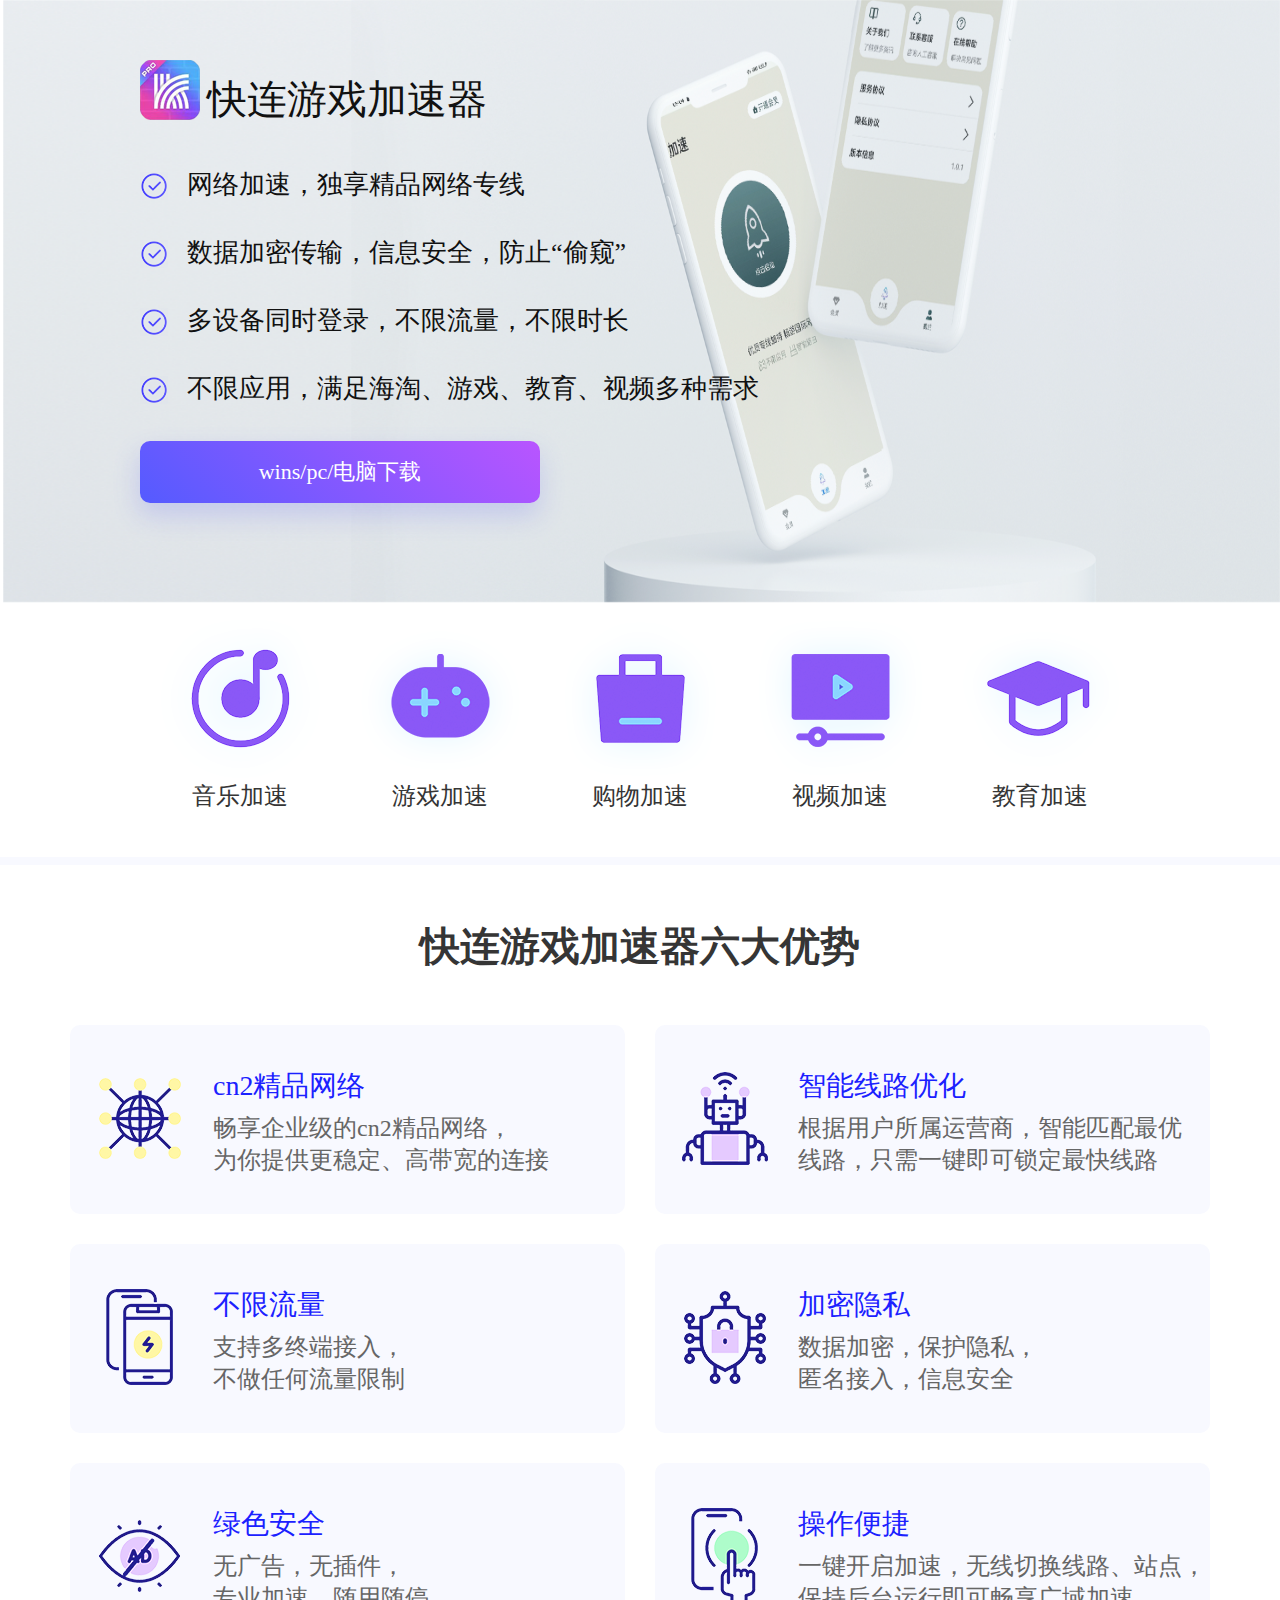
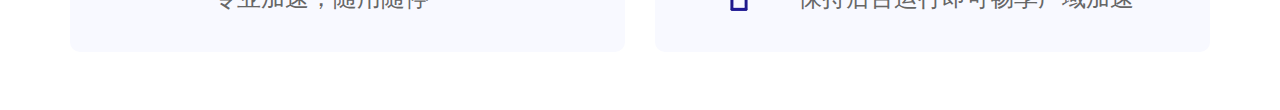
<file: index.html>
<html lang="en">
    <head>
        <meta charset="utf-8" />
        <meta name="baidu-site-verification" content="code-pzbrsbgrql" />
        <meta name="viewport" content="width=device-width, initial-scale=1.0, maximum-scale=1.0, minimum-scale=1.0, user-scalable=no, minimal-ui" />
        <meta name="screen-orientation" content="portrait" />
        <meta name="apple-mobile-web-app-capable" content="yes" />
        <meta name="format-detection" content="telephone=no" />
        <meta name="full-screen" content="yes" />
        <meta name="x5-fullscreen" content="true" />
        <link rel="icon" href="./assets/images/logo.png" />
        <title>快连游戏加速器免费下载</title>
        <link href="./assets/css/app.52dfce6f.css" rel="stylesheet" />
        <link href="./assets/css/pc.min.css" rel="stylesheet" />
        <script src="./assets/js/jquery.min.js"></script>
    </head>

    <body cz-shortcut-listen="true">
        <div id="xy-pc">
            <section class="header-box pc">
                <div class="container">
                    <div class="pc-header clearfix">
                        <div class="app-logo pull-left">
                            <img src="./assets/images/logo.png" width="" alt="logo" style="vertical-align: bottom;" />
                            <p class="app-name" style="display: inline-block;">快连游戏加速器</p>
                        </div>
                    </div>
                    <div class="app-info">
                        <ul class="app-info_list">
                            <li>网络加速，独享精品网络专线</li>
                            <li>数据加密传输，信息安全，防止“偷窥”</li>
                            <li>多设备同时登录，不限流量，不限时长</li>
                            <li>不限应用，满足海淘、游戏、教育、视频多种需求</li>
                        </ul>
                        <div class="app-download">
                            <a href="javascript:onDownload();" class="pc-btn downloadLink" id="pcbtn">wins/pc/电脑下载</a>
                        </div>
                    </div>
                </div>
            </section>
            <div class="app-header clearfix">
                <img src="./assets/images/logo.png" width="50" alt="logo" class="pull-left" />
                <p class="pull-left">快连游戏加速器</p>
            </div>
            <section class="header-box app">
                <div class="container">
                    <div class="app-info">
                        <h1 class="text-center">专业海外网络加速工具</h1>
                        <p class="text-center">
                            一键智能加速、自动匹配线路节点，<br />
                            精选cn2骨干网络与核心节点，<br />
                            高带宽低延迟，安全私密
                        </p>
                        <div class="app-download">
                            <a href="javascript:onDownload();" class="pc-btn downloadLink" style="width: 80% !important;">android版下载</a>
                        </div>
                    </div>
                </div>
            </section>
            <section class="app-function">
                <div class="container">
                    <ul class="app-function_list">
                        <li class="app-function_li">
                            <img src="./assets/images/pcmusic.png" alt="音乐加速" />
                            <p>音乐加速</p>
                        </li>
                        <li class="app-function_li">
                            <img src="./assets/images/pcgamepad.png" alt="游戏加速" />
                            <p>游戏加速</p>
                        </li>
                        <li class="app-function_li">
                            <img src="./assets/images/pcbuy.png" alt="购物加速" />
                            <p>购物加速</p>
                        </li>
                        <li class="app-function_li">
                            <img src="./assets/images/pcplaybackprogress.png" alt="视频加速" />
                            <p>视频加速</p>
                        </li>
                        <li class="app-function_li">
                            <img src="./assets/images/pcdegreecap.png" alt="教育加速" />
                            <p>教育加速</p>
                        </li>
                    </ul>
                </div>
            </section>
            <div class="pc-cap"></div>
            <section class="advantage">
                <h1 class="text-center">快连游戏加速器六大优势</h1>
                <div class="container">
                    <ul class="advantage-list clearfix">
                        <li class="advantage-li pull-left left">
                            <div class="advantage-content clearfix">
                                <img src="./assets/images/pcnetwork.png" alt="cn2海外精品网络" class="advantage-content_img pull-left" />
                                <div class="pull-left">
                                    <p class="advantage-content_tit">cn2精品网络</p>
                                    <p>
                                        畅享企业级的cn2精品网络，<br />
                                        为你提供更稳定、高带宽的连接
                                    </p>
                                </div>
                            </div>
                        </li>
                        <li class="advantage-li pull-left right">
                            <div class="advantage-content">
                                <img src="./assets/images/pcline.png" alt="智能线路优化" class="advantage-content_img pull-left" />
                                <div class="pull-left">
                                    <p class="advantage-content_tit">智能线路优化</p>
                                    <p>
                                        根据用户所属运营商，智能匹配最优<br />
                                        线路，只需一键即可锁定最快线路
                                    </p>
                                </div>
                            </div>
                        </li>
                        <li class="advantage-li pull-left left">
                            <div class="advantage-content">
                                <img src="./assets/images/pcflow.png" alt="不限流量" class="advantage-content_img pull-left" />
                                <div class="pull-left">
                                    <p class="advantage-content_tit">不限流量</p>
                                    <p>
                                        支持多终端接入，<br />
                                        不做任何流量限制
                                    </p>
                                </div>
                            </div>
                        </li>
                        <li class="advantage-li pull-left right">
                            <div class="advantage-content">
                                <img src="./assets/images/pcencryption.png" alt="加密隐私" class="advantage-content_img pull-left" />
                                <div class="pull-left">
                                    <p class="advantage-content_tit">加密隐私</p>
                                    <p>
                                        数据加密，保护隐私，<br />
                                        匿名接入，信息安全
                                    </p>
                                </div>
                            </div>
                        </li>
                        <li class="advantage-li pull-left left">
                            <div class="advantage-content">
                                <img src="./assets/images/pcsecurity.png" alt="绿色安全" class="advantage-content_img pull-left" />
                                <div class="pull-left">
                                    <p class="advantage-content_tit">绿色安全</p>
                                    <p>
                                        无广告，无插件，<br />
                                        专业加速，随用随停
                                    </p>
                                </div>
                            </div>
                        </li>
                        <li class="advantage-li pull-left right">
                            <div class="advantage-content">
                                <img src="./assets/images/pceasy.png" alt="操作便捷" class="advantage-content_img pull-left" />
                                <div class="pull-left">
                                    <p class="advantage-content_tit">操作便捷</p>
                                    <p>
                                        一键开启加速，无线切换线路、站点，<br />
                                        保持后台运行即可畅享广域加速
                                    </p>
                                </div>
                            </div>
                        </li>
                    </ul>
                </div>
            </section>
        </div>
    </body>
</html>
</file>
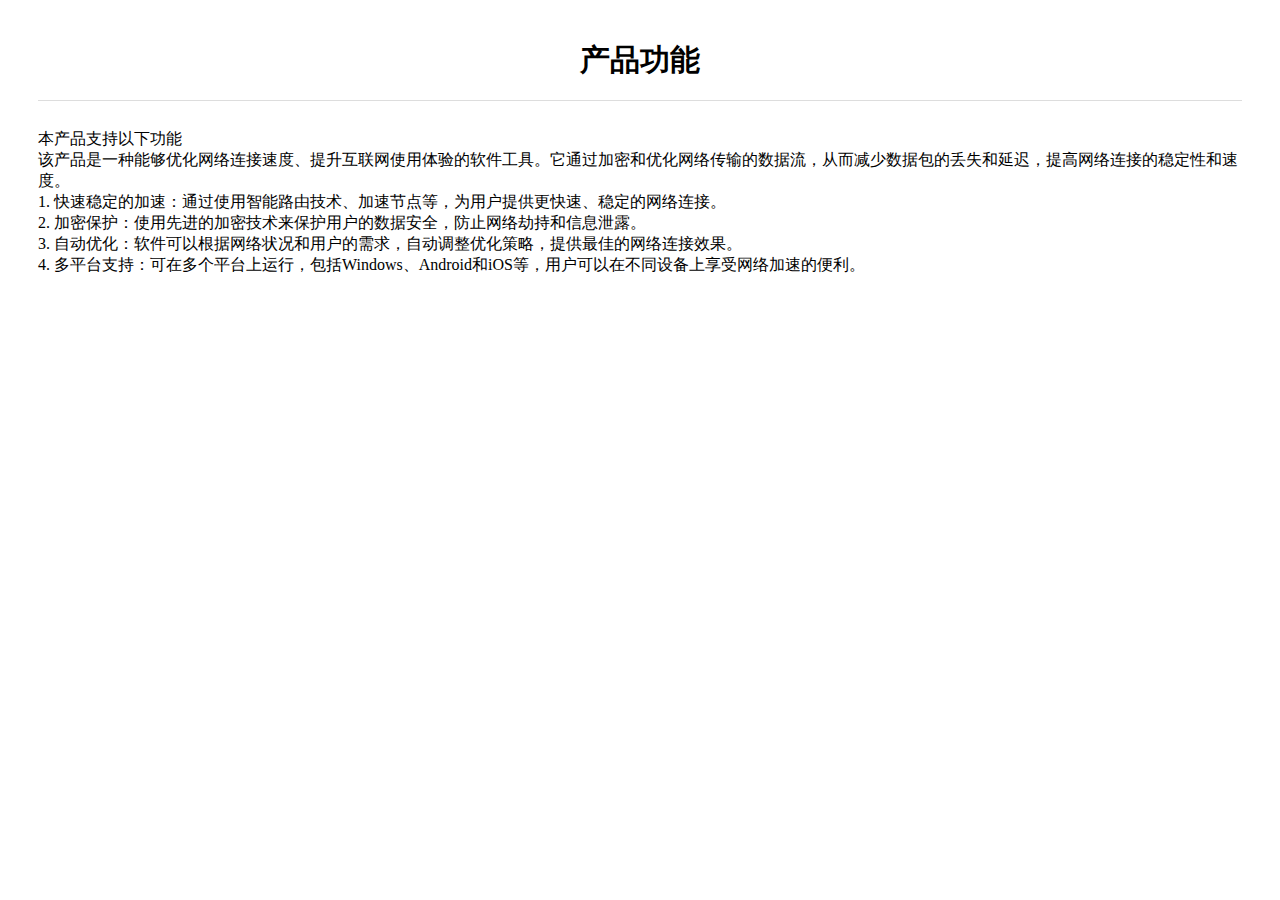
<file: feature.html>
<html>
    <head>
        <meta charset="UTF-8" />
        <meta http-equiv="X-UA-Compatible" content="IE=edge" />
        <meta name="viewport" content="width=device-width, initial-scale=1.0" />
        <title>产品功能</title>
        <style>
            * {
                margin: 0;
                padding: 0;
            }

            .title {
                text-align: center;
                border-bottom: 1px solid #ddd;
                width: 100%;
                line-height: 80px;
                margin: 0;
                font-weight: bold;
                font-size: 30px;
                margin-bottom: 20px;
            }

            #content {
                width: 90%;
                margin: auto;
                width: 1204px;
            }

            #content h1 {
                margin: 20px 0 10px 0;
                text-align: center;
            }

            #content h3 {
                padding: 20px 0;
            }

            #content p {
                padding: 10px 0;
            }
        </style>
    </head>

    <body cz-shortcut-listen="true">
        <div id="content">
            <h1 class="title">产品功能</h1>
            <br />

            本产品支持以下功能<br />

            该产品是一种能够优化网络连接速度、提升互联网使用体验的软件工具。它通过加密和优化网络传输的数据流，从而减少数据包的丢失和延迟，提高网络连接的稳定性和速度。<br />
            1. 快速稳定的加速：通过使用智能路由技术、加速节点等，为用户提供更快速、稳定的网络连接。<br />
            2. 加密保护：使用先进的加密技术来保护用户的数据安全，防止网络劫持和信息泄露。<br />
            3. 自动优化：软件可以根据网络状况和用户的需求，自动调整优化策略，提供最佳的网络连接效果。<br />
            4. 多平台支持：可在多个平台上运行，包括Windows、Android和iOS等，用户可以在不同设备上享受网络加速的便利。<br />
        </div>
    </body>
</html>
</file>
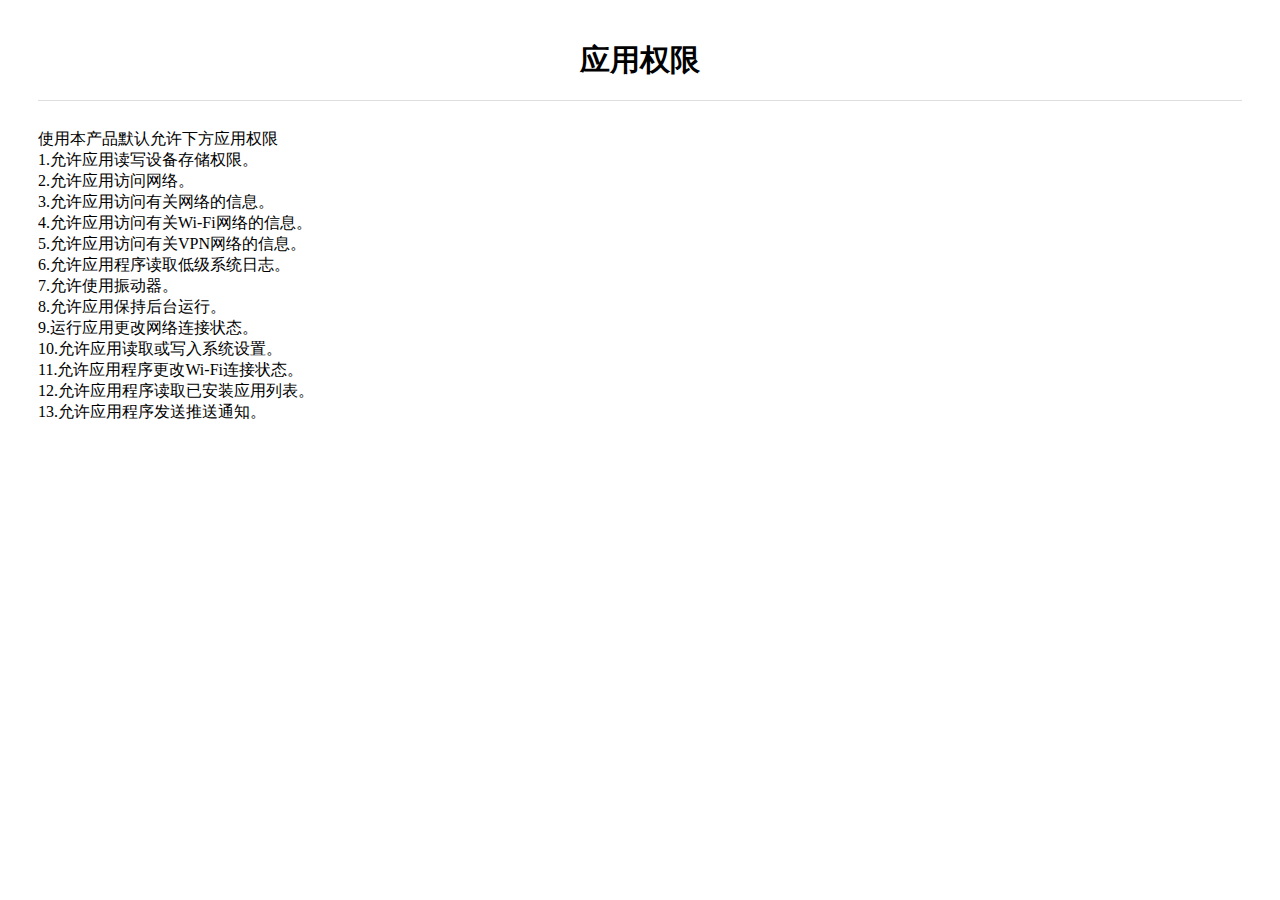
<file: permission.html>
<html>
    <head>
        <meta charset="UTF-8" />
        <meta http-equiv="X-UA-Compatible" content="IE=edge" />
        <meta name="viewport" content="width=device-width, initial-scale=1.0" />
        <title>应用权限</title>
        <style>
            * {
                margin: 0;
                padding: 0;
            }
            
            .title {
                text-align: center;
                border-bottom: 1px solid #ddd;
                width: 100%;
                line-height: 80px;
                margin: 0;
                font-weight: bold;
                font-size: 30px;
                margin-bottom: 20px;
            }

            #content {
                width: 90%;
                margin: auto;
                width: 1204px;
            }

            #content h1 {
                margin: 20px 0 10px 0;
                text-align: center;
            }

            #content h3 {
                padding: 20px 0;
            }

            #content p {
                padding: 10px 0;
            }
        </style>
    </head>

    <body cz-shortcut-listen="true">
        <div id="content">
            <h1 class="title">应用权限</h1>
            <br />
            使用本产品默认允许下方应用权限
            <br />
            1.允许应用读写设备存储权限。<br />
            2.允许应用访问网络。<br />
            3.允许应用访问有关网络的信息。<br />
            4.允许应用访问有关Wi-Fi网络的信息。<br />
            5.允许应用访问有关VPN网络的信息。<br />
            6.允许应用程序读取低级系统日志。<br />
            7.允许使用振动器。<br />
            8.允许应用保持后台运行。<br />
            9.运行应用更改网络连接状态。<br />
            10.允许应用读取或写入系统设置。<br />
            11.允许应用程序更改Wi-Fi连接状态。<br />
            12.允许应用程序读取已安装应用列表。<br />
            13.允许应用程序发送推送通知。<br />
        </div>
    </body>
</html>
</file>
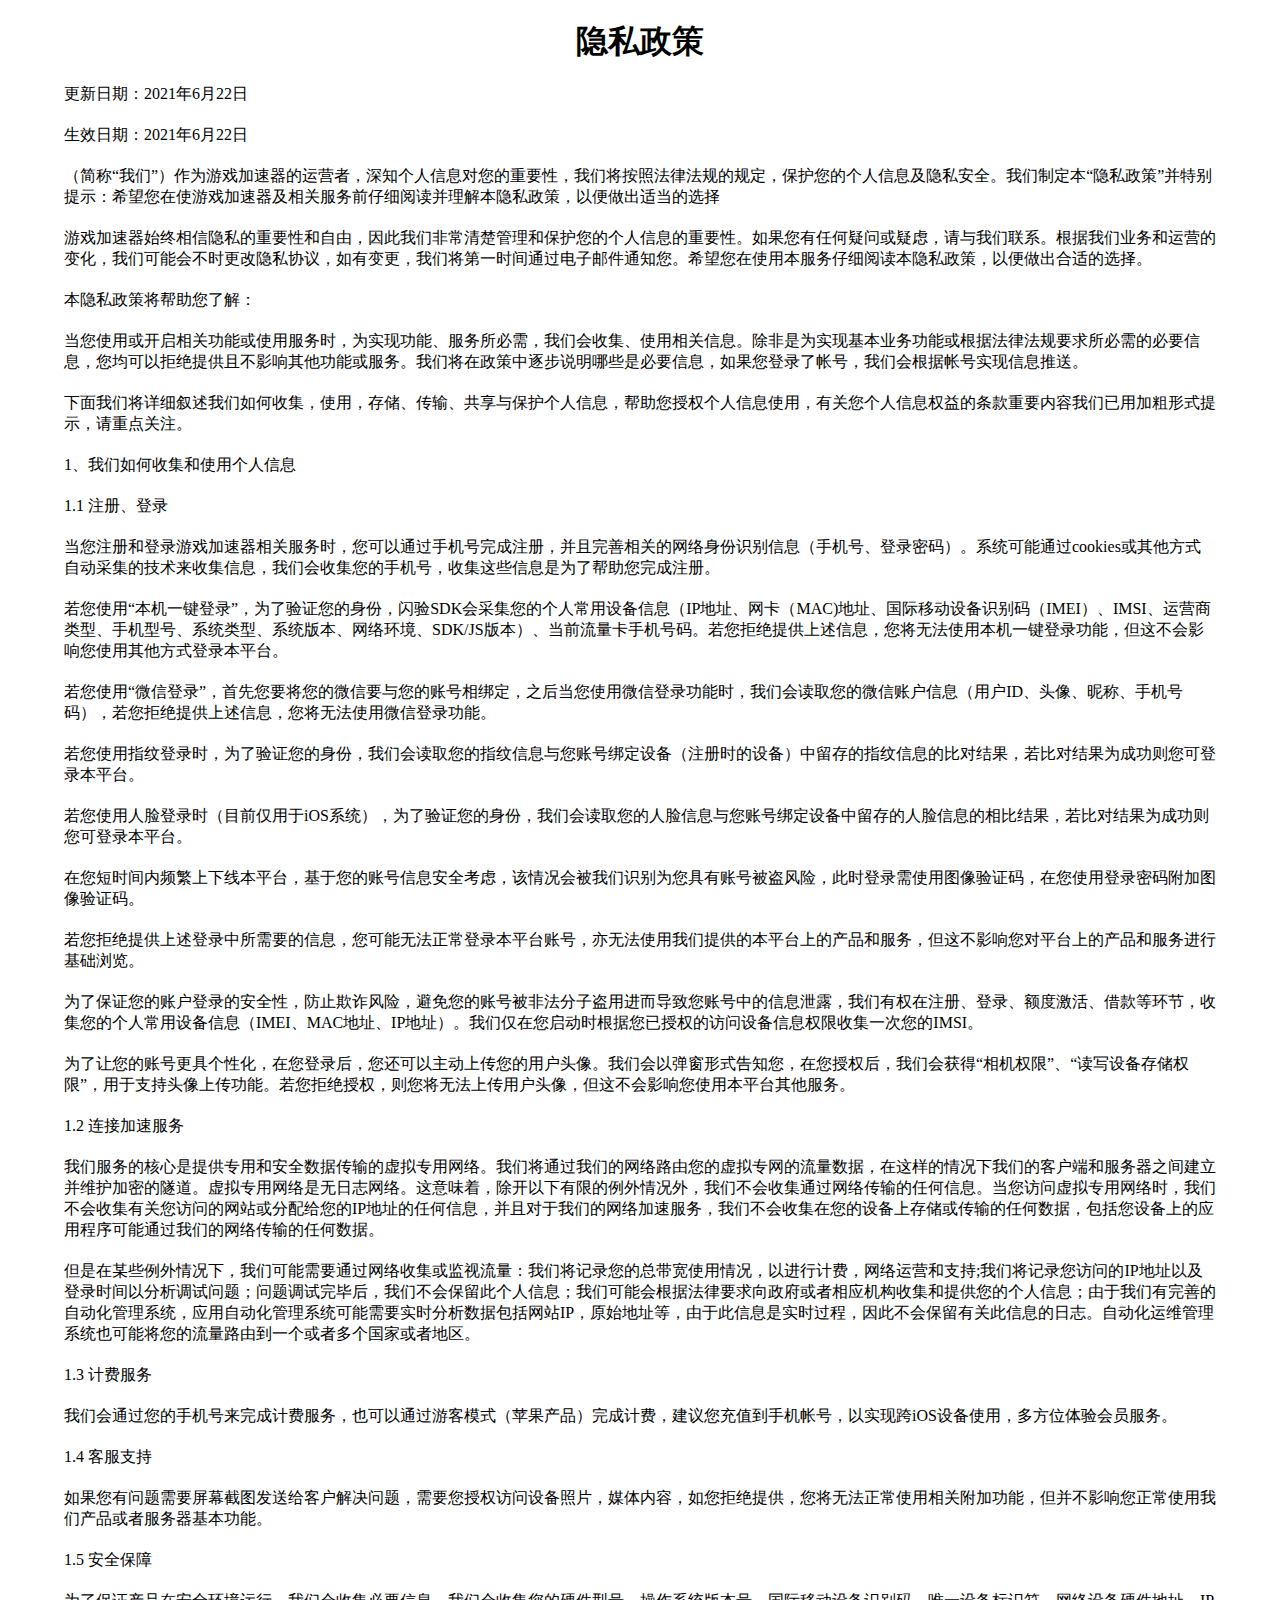
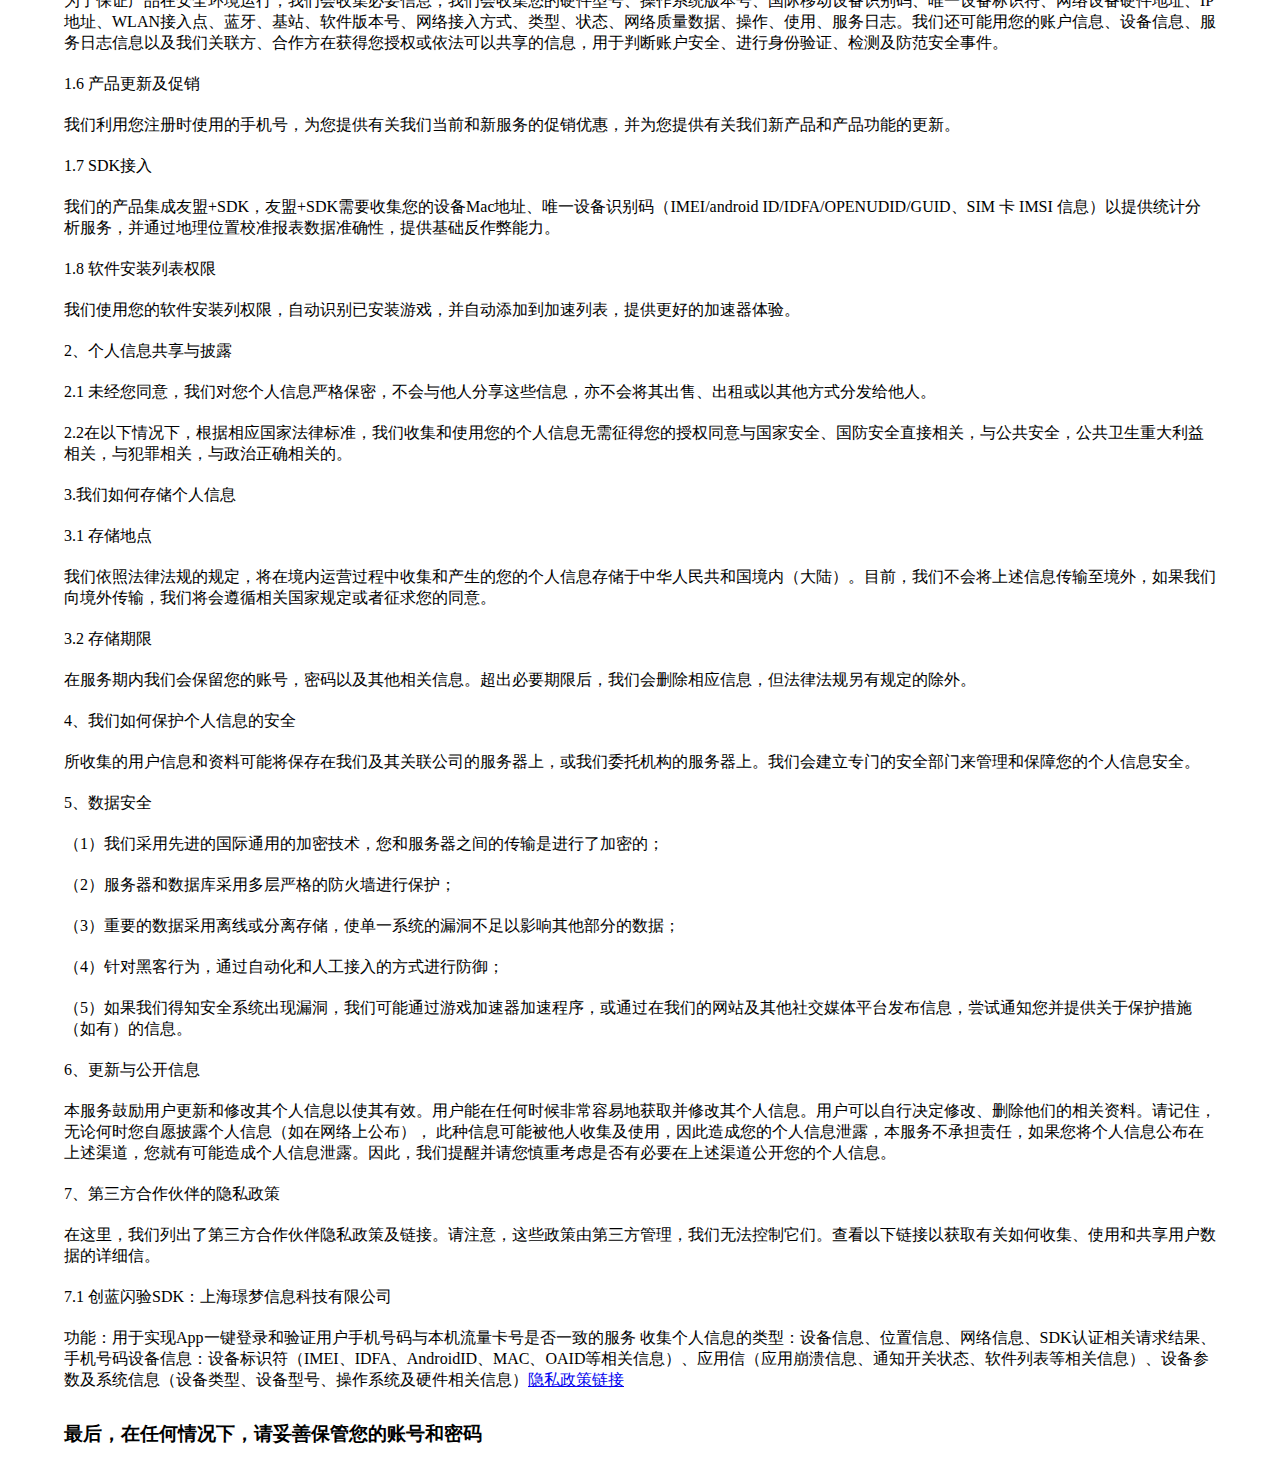
<file: privacy-agreement.html>
<!DOCTYPE html>
<html>
<head>
    <meta charset="UTF-8">
    <meta http-equiv="X-UA-Compatible" content="IE=edge">
    <meta name="viewport" content="width=device-width, initial-scale=1.0">
    <title>游戏加速器</title>
    <style>
        *{
            margin: 0;
            padding: 0;
        }

        #content{
            width: 90%;
            margin: auto;
        }

        #content h1{
            margin: 20px 0 10px 0;
            text-align: center;
        }

        #content h3{
            padding: 20px 0;
        }

        #content p{
            padding: 10px 0;
        }
    </style>
</head>
<body>
    <div id="content">
        <h1>隐私政策</h1>

        <p>更新日期：2021年6月22日</p>

        <p>生效日期：2021年6月22日</p>

        <p><span class="company"></span>（简称“我们”）作为游戏加速器的运营者，深知个人信息对您的重要性，我们将按照法律法规的规定，保护您的个人信息及隐私安全。我们制定本“隐私政策”并特别提示：希望您在使游戏加速器及相关服务前仔细阅读并理解本隐私政策，以便做出适当的选择</p>

        <p>游戏加速器始终相信隐私的重要性和自由，因此我们非常清楚管理和保护您的个人信息的重要性。如果您有任何疑问或疑虑，请与我们联系。根据我们业务和运营的变化，我们可能会不时更改隐私协议，如有变更，我们将第一时间通过电子邮件通知您。希望您在使用本服务仔细阅读本隐私政策，以便做出合适的选择。</p>

        <p>本隐私政策将帮助您了解：</p>

        <p>当您使用或开启相关功能或使用服务时，为实现功能、服务所必需，我们会收集、使用相关信息。除非是为实现基本业务功能或根据法律法规要求所必需的必要信息，您均可以拒绝提供且不影响其他功能或服务。我们将在政策中逐步说明哪些是必要信息，如果您登录了帐号，我们会根据帐号实现信息推送。</p>

        <p>下面我们将详细叙述我们如何收集，使用，存储、传输、共享与保护个人信息，帮助您授权个人信息使用，有关您个人信息权益的条款重要内容我们已用加粗形式提示，请重点关注。</p>

        <p>1、我们如何收集和使用个人信息</p>

        <p>1.1 注册、登录</p>

        <p>当您注册和登录游戏加速器相关服务时，您可以通过手机号完成注册，并且完善相关的网络身份识别信息（手机号、登录密码）。系统可能通过cookies或其他方式自动采集的技术来收集信息，我们会收集您的手机号，收集这些信息是为了帮助您完成注册。</p>

        <p>若您使用“本机一键登录”，为了验证您的身份，闪验SDK会采集您的个人常用设备信息（IP地址、网卡（MAC)地址、国际移动设备识别码（IMEI）、IMSI、运营商类型、手机型号、系统类型、系统版本、网络环境、SDK/JS版本）、当前流量卡手机号码。若您拒绝提供上述信息，您将无法使用本机一键登录功能，但这不会影响您使用其他方式登录本平台。</p>

        <p>若您使用“微信登录”，首先您要将您的微信要与您的账号相绑定，之后当您使用微信登录功能时，我们会读取您的微信账户信息（用户ID、头像、昵称、手机号码），若您拒绝提供上述信息，您将无法使用微信登录功能。</p>
        
        <p>若您使用指纹登录时，为了验证您的身份，我们会读取您的指纹信息与您账号绑定设备（注册时的设备）中留存的指纹信息的比对结果，若比对结果为成功则您可登录本平台。</p>
        
        <p>若您使用人脸登录时（目前仅用于iOS系统），为了验证您的身份，我们会读取您的人脸信息与您账号绑定设备中留存的人脸信息的相比结果，若比对结果为成功则您可登录本平台。</p>
        
        <p>在您短时间内频繁上下线本平台，基于您的账号信息安全考虑，该情况会被我们识别为您具有账号被盗风险，此时登录需使用图像验证码，在您使用登录密码附加图像验证码。</p>
        
        <p>若您拒绝提供上述登录中所需要的信息，您可能无法正常登录本平台账号，亦无法使用我们提供的本平台上的产品和服务，但这不影响您对平台上的产品和服务进行基础浏览。</p>
        
        <p>为了保证您的账户登录的安全性，防止欺诈风险，避免您的账号被非法分子盗用进而导致您账号中的信息泄露，我们有权在注册、登录、额度激活、借款等环节，收集您的个人常用设备信息（IMEI、MAC地址、IP地址）。我们仅在您启动时根据您已授权的访问设备信息权限收集一次您的IMSI。</p>
        
        <p>为了让您的账号更具个性化，在您登录后，您还可以主动上传您的用户头像。我们会以弹窗形式告知您，在您授权后，我们会获得“相机权限”、“读写设备存储权限”，用于支持头像上传功能。若您拒绝授权，则您将无法上传用户头像，但这不会影响您使用本平台其他服务。</p>

        <p>1.2 连接加速服务</p>

        <p>我们服务的核心是提供专用和安全数据传输的虚拟专用网络。我们将通过我们的网络路由您的虚拟专网的流量数据，在这样的情况下我们的客户端和服务器之间建立并维护加密的隧道。虚拟专用网络是无日志网络。这意味着，除开以下有限的例外情况外，我们不会收集通过网络传输的任何信息。当您访问虚拟专用网络时，我们不会收集有关您访问的网站或分配给您的IP地址的任何信息，并且对于我们的网络加速服务，我们不会收集在您的设备上存储或传输的任何数据，包括您设备上的应用程序可能通过我们的网络传输的任何数据。</p>

        <p>但是在某些例外情况下，我们可能需要通过网络收集或监视流量：我们将记录您的总带宽使用情况，以进行计费，网络运营和支持;我们将记录您访问的IP地址以及登录时间以分析调试问题；问题调试完毕后，我们不会保留此个人信息；我们可能会根据法律要求向政府或者相应机构收集和提供您的个人信息；由于我们有完善的自动化管理系统，应用自动化管理系统可能需要实时分析数据包括网站IP，原始地址等，由于此信息是实时过程，因此不会保留有关此信息的日志。自动化运维管理系统也可能将您的流量路由到一个或者多个国家或者地区。</p>

        <p>1.3 计费服务</p>

        <p>我们会通过您的手机号来完成计费服务，也可以通过游客模式（苹果产品）完成计费，建议您充值到手机帐号，以实现跨iOS设备使用，多方位体验会员服务。</p>

        <p>1.4 客服支持</p>

        <p>如果您有问题需要屏幕截图发送给客户解决问题，需要您授权访问设备照片，媒体内容，如您拒绝提供，您将无法正常使用相关附加功能，但并不影响您正常使用我们产品或者服务器基本功能。</p>

        <p>1.5 安全保障</p>

        <p>为了保证产品在安全环境运行，我们会收集必要信息，我们会收集您的硬件型号、操作系统版本号、国际移动设备识别码、唯一设备标识符、网络设备硬件地址、IP 地址、WLAN接入点、蓝牙、基站、软件版本号、网络接入方式、类型、状态、网络质量数据、操作、使用、服务日志。我们还可能用您的账户信息、设备信息、服务日志信息以及我们关联方、合作方在获得您授权或依法可以共享的信息，用于判断账户安全、进行身份验证、检测及防范安全事件。</p>

        <p>1.6 产品更新及促销</p>

        <p>我们利用您注册时使用的手机号，为您提供有关我们当前和新服务的促销优惠，并为您提供有关我们新产品和产品功能的更新。</p>

        <p>1.7 SDK接入</p>

        <p>我们的产品集成友盟+SDK，友盟+SDK需要收集您的设备Mac地址、唯一设备识别码（IMEI/android ID/IDFA/OPENUDID/GUID、SIM 卡 IMSI 信息）以提供统计分析服务，并通过地理位置校准报表数据准确性，提供基础反作弊能力。</p>
        <p>1.8 软件安装列表权限</p>

        <p>我们使用您的软件安装列权限，自动识别已安装游戏，并自动添加到加速列表，提供更好的加速器体验。</p>

        <p>2、个人信息共享与披露</p>

        <p>2.1 未经您同意，我们对您个人信息严格保密，不会与他人分享这些信息，亦不会将其出售、出租或以其他方式分发给他人。</p>

        <p>2.2在以下情况下，根据相应国家法律标准，我们收集和使用您的个人信息无需征得您的授权同意与国家安全、国防安全直接相关，与公共安全，公共卫生重大利益相关，与犯罪相关，与政治正确相关的。</p>

        <p>3.我们如何存储个人信息</p>

        <p>3.1 存储地点</p>

        <p>我们依照法律法规的规定，将在境内运营过程中收集和产生的您的个人信息存储于中华人民共和国境内（大陆）。目前，我们不会将上述信息传输至境外，如果我们向境外传输，我们将会遵循相关国家规定或者征求您的同意。</p>

        <p>3.2 存储期限</p>

        <p>在服务期内我们会保留您的账号，密码以及其他相关信息。超出必要期限后，我们会删除相应信息，但法律法规另有规定的除外。</p>

        <p>4、我们如何保护个人信息的安全</p>

        <p>所收集的用户信息和资料可能将保存在我们及其关联公司的服务器上，或我们委托机构的服务器上。我们会建立专门的安全部门来管理和保障您的个人信息安全。</p>

        <p>5、数据安全</p>

        <p>（1）我们采用先进的国际通用的加密技术，您和服务器之间的传输是进行了加密的；</p>

        <p>（2）服务器和数据库采用多层严格的防火墙进行保护；</p>

        <p>（3）重要的数据采用离线或分离存储，使单一系统的漏洞不足以影响其他部分的数据；</p>

        <p>（4）针对黑客行为，通过自动化和人工接入的方式进行防御；</p>

        <p>（5）如果我们得知安全系统出现漏洞，我们可能通过游戏加速器加速程序，或通过在我们的网站及其他社交媒体平台发布信息，尝试通知您并提供关于保护措施（如有）的信息。</p>

        <p>6、更新与公开信息</p>

        <p>本服务鼓励用户更新和修改其个人信息以使其有效。用户能在任何时候非常容易地获取并修改其个人信息。用户可以自行决定修改、删除他们的相关资料。请记住，无论何时您自愿披露个人信息（如在网络上公布）， 此种信息可能被他人收集及使用，因此造成您的个人信息泄露，本服务不承担责任，如果您将个人信息公布在上述渠道，您就有可能造成个人信息泄露。因此，我们提醒并请您慎重考虑是否有必要在上述渠道公开您的个人信息。</p>
        
        <p>7、第三方合作伙伴的隐私政策</p>

        <p>在这里，我们列出了第三方合作伙伴隐私政策及链接。请注意，这些政策由第三方管理，我们无法控制它们。查看以下链接以获取有关如何收集、使用和共享用户数据的详细信。</p>

        <p>7.1 创蓝闪验SDK：上海璟梦信息科技有限公司 </p>

        <p>功能：用于实现App一键登录和验证用户手机号码与本机流量卡号是否一致的服务 收集个人信息的类型：设备信息、位置信息、网络信息、SDK认证相关请求结果、手机号码设备信息：设备标识符（IMEI、IDFA、AndroidID、MAC、OAID等相关信息）、应用信（应用崩溃信息、通知开关状态、软件列表等相关信息）、设备参数及系统信息（设备类型、设备型号、操作系统及硬件相关信息）<a href="./service-agreement.html" target="_blank">隐私政策链接</a></p>

        <h3>最后，在任何情况下，请妥善保管您的账号和密码</h3>
    </div>
</body>
</html>
</file>
<file: assets/css/app.52dfce6f.css>
a,abbr,acronym,address,applet,article,aside,audio,b,big,blockquote,body,canvas,caption,center,cite,code,dd,del,details,dfn,div,dl,dt,em,embed,fieldset,figcaption,figure,footer,form,h1,h2,h3,h4,h5,h6,header,hgroup,html,i,iframe,img,ins,kbd,label,legend,li,mark,menu,nav,object,ol,output,p,pre,q,ruby,s,samp,section,small,span,strike,strong,sub,summary,sup,table,tbody,td,tfoot,th,thead,time,tr,tt,u,ul,var,video{margin:0;padding:0;border:0;vertical-align:baseline}article,aside,details,figcaption,figure,footer,header,hgroup,menu,nav,section{display:block}*{-webkit-touch-callout:none;-webkit-user-select:none;-moz-user-select:none;user-select:none}input{-webkit-user-select:auto}body,html{font-family:Microsoft YaHei UI,ArialMT,SimSun;line-height:1;background-color:#fff;font-size:10px;color:#353535}body{padding-top:50px}ol,ul{list-style:none}blockquote,q{quotes:none}blockquote:after,blockquote:before,q:after,q:before{content:"";content:none}table{border-collapse:collapse;border-spacing:0}*{box-sizing:border-box}a{text-decoration:none;color:inherit}.main-header{position:fixed;top:0;left:0;right:0;z-index:10;height:50px;padding-left:35px;padding-right:35px;line-height:50px;text-align:center;font-size:1.8rem;border-bottom:1px solid #e5e5e5;background-color:#268efb;color:#fff}.main-header.bacfff{background-color:#fff;color:#353535}.main-header.override2{color:#fff;border-bottom:none}.main-header .back-ico,.main-header .close-ico{position:absolute;left:0;top:0;bottom:0;padding:15px 10px 0 15px}.main-header .close-ico{padding-top:18px}.main-header .close-ico i{width:13px;height:14px;background:url([data-uri]) no-repeat;background-size:100% 100%}.main-header .close-ico.override i{width:13px;height:14px;background:url([data-uri]) no-repeat;background-size:100% 100%}.main-header .right{position:absolute;right:0;top:0;width:50px;height:50px;padding-right:5px;line-height:50px;display:block;text-align:center;font-size:1.5rem}.main-header.no-border{border-bottom:none}.pull-left{float:left}.pull-right{float:right}.text-center{text-align:center}.clearfix{zoom:1}.clearfix:after,.clearfix:before{content:"";display:table;clear:both}.text-overflow{overflow:hidden;white-space:nowrap;text-overflow:ellipsis}a,div,img,input,li,textarea{-webkit-tap-highlight-color:rgba(255,0,0,0);-webkit-tap-highlight-color:transparent}#bg,#bg2,.confirm-modal,.modal,.protocol-modal{position:fixed;left:0;right:0;top:0;bottom:0;z-index:1000;background:rgba(0,0,0,.4);display:none;cursor:pointer}#bg2{display:block;padding-top:50px;background:#fff;overflow:auto}.modal-body{position:fixed;top:50%;left:50%;z-index:1002;max-height:80%;overflow:auto;transform:translate(-50%,-50%);background-color:#fff;border-radius:5px}.modal-body .result-img{display:block;margin:0 auto}.modal-body .result-font{margin-bottom:0;font-size:1.4rem}.modal-body.order{width:290px;padding:15px}.modal-body.order .modal-title{position:relative;font-size:2.1rem;padding-top:5px;padding-bottom:10px;text-align:center}.modal-body.order .btn{height:40px;margin-top:10px;line-height:40px;font-size:1.8rem}.result-modal{min-width:120px;padding:20px;line-height:20px;text-align:center}.result-font{margin-top:10px;margin-bottom:50px;font-size:1.5rem}.loading{display:inline-block;width:auto;height:20px;margin:6rem auto 4rem}.loading span{display:inline-block;width:8px;margin-left:5px;margin-right:5px;height:100%;border-radius:4px;background:#4ed1c6;-webkit-animation:load 1s ease infinite}@-webkit-keyframes load{0%,to{height:20px;background:#319f95}50%{height:50px;margin:-15px 0;background:#4ed1c6}}.loading span:nth-child(2){-webkit-animation-delay:.2s}.loading span:nth-child(3){-webkit-animation-delay:.4s}.loading span:nth-child(4){-webkit-animation-delay:.6s}.loading span:nth-child(5){-webkit-animation-delay:.8s}[v-cloak]{display:none}@font-face{font-family:DIN Alternate Bold;src:url("../fonts/DIN Alternate Bold.61268bf5.ttf")}body,html{background-color:#fff}body{padding-top:0}.header-wrap{background-color:#dfdfc7;padding:.5rem 1.5rem 0}.header{position:relative;height:13.1rem;padding:4.5rem 3rem 4.5rem 7.2rem;color:#fff;font-size:1.3rem;background:url(../images/vipbg@2x.3c9fdff0.png) no-repeat;background-size:100% 100%}.header .phone{margin-bottom:.5rem;color:#fff;font-size:2.2rem;font-family:DIN Alternate Bold}.header:after{content:"";position:absolute;z-index:1;width:4.8rem;height:4.8rem;left:1.6rem;top:50%;margin-top:-2.4rem;background:url([data-uri]) no-repeat;background-size:100% 100%}.product{padding:1.5rem;overflow:hidden}.swiper-container{margin-left:auto;margin-right:auto;position:relative;list-style:none;padding:0;z-index:1}.swiper-wrapper{position:relative;width:100%;height:100%;z-index:1;display:flex;transition-property:transform;box-sizing:content-box}.swiper-container-android .swiper-slide,.swiper-wrapper{transform:translateZ(0)}.swiper-slide{flex-shrink:0;height:100%;transition-property:transform;padding:.5rem;color:#999;font-size:1rem;width:33%!important;margin-top:0}.product-li,.swiper-slide{position:relative}.discount{position:absolute;right:0;top:0;width:5.6rem;height:5.6rem;z-index:1;line-height:2.6rem;font-size:1.3rem;color:#fff;font-family:PingFangSC-Medium,PingFang SC;background:url(../images/flagorange@2x.5e12079b.png) no-repeat;background-size:100% 100%}.discount.blue{background:url(../images/flag@2x.325eb205.png) no-repeat}.discount.orange{background:url(../images/flagorange@2x.5e12079b.png) no-repeat}.discount span{display:block;left:40%;top:46%;right:0;position:absolute;transform:rotate(45deg) translate(-50%,-50%);filter:progid:DXImageTransform.Microsoft.BasicImage(rotation=3)}.title{margin-top:.8rem;margin-bottom:.6rem;color:#111;font-size:1.5rem;font-family:PingFangSC-Medium,PingFang SC;font-weight:500}.product-content{color:#999;font-size:1.1rem;background:#fff;box-shadow:.4rem .4rem .8rem 0 rgba(0,0,0,.12);border-radius:.8rem;border:2px solid transparent}.product-li.active .product-content{position:relative;background:#e3efee;background-clip:padding-box}.product-li.active .product-content:after{content:"";position:absolute;left:-2px;right:-2px;top:-2px;bottom:-2px;z-index:-1;border-radius:.8rem;background:linear-gradient(90deg,#66888a,#365052)}.product-li.active .product-content_a{display:block;width:100%;height:100%;background:#e3efee}.pro-name{padding-left:2rem;padding-right:2rem;color:rgba(54,80,82,.7);font-size:1.7rem;font-family:DIN Alternate Bold}.price{position:relative;display:inline-block;margin-top:1.5rem;padding-left:.8rem;padding-bottom:1rem;color:#365052;font-size:1.1rem}.price i{font-style:normal;position:absolute;top:.2rem;left:0;font-size:1.3rem;color:#cd513c;font-family:PingFangSC-Medium,PingFang SC}.big-price{font-size:2.8rem;color:#cd513c;font-family:DIN Alternate Bold}.old{margin-right:.4rem;text-decoration:line-through}.cap{height:.8rem;background-color:#dfdfc7}.pay{padding:1.5rem}.pay-list{padding-top:10px}.pay-li{position:relative;height:50px;margin-bottom:1.6rem;padding-left:1.8rem;padding-right:1.8rem;line-height:50px;box-shadow:.4rem .4rem .8rem 0 rgba(0,0,0,.12);border-radius:.4rem;border:.2rem solid transparent;background-clip:padding-box}.pay-li:last-child{margin-bottom:1rem}.pay-li.active{padding-left:0;padding-right:0;background:linear-gradient(90deg,#66888a,#365052)}.pay-li.active:after{content:"";position:absolute;left:-2px;right:-2px;top:-2px;bottom:-2px;z-index:-1;border-radius:.4rem}.pay-li.active .radio{background:url([data-uri]) no-repeat}.pay-li.active .pay-li_a{display:block;width:100%;height:100%;padding-left:1.8rem;padding-right:1.8rem;background-color:#fff}.pay-ico{display:inline-block;margin-top:1.2rem;margin-right:2.3rem}.pay-ico.alipay{width:6.8rem;height:2.4rem;background:url(../images/eaglealipay@2x.729959aa.png) no-repeat}.pay-ico.wechat{width:8.9rem;height:2rem;margin-top:1.4rem;background:url([data-uri]) no-repeat}.radio{width:2rem;height:2rem;display:inline-block;margin-top:1.2rem;background:none}.explain{padding:1.5rem 1.5rem 6rem;font-size:1.1rem;color:#666;line-height:2rem}.btn-fixed{position:fixed;z-index:2;display:flex;display:-webkit-flex;bottom:0;left:0;right:0;height:5.5rem;padding:.6rem 1.5rem;align-items:center;background-color:#23c78a;font-size:1.4rem;color:#fff}.total-price{flex:1;padding-left:15px}.buy-btn{display:block;height:5rem;line-height:5rem;font-size:1.7rem;color:#fff;background:linear-gradient(222deg,#319f95,#4ed1c6);box-shadow:.4rem .4rem .8rem 0 rgba(46,137,12,.2);border-radius:.4rem;font-family:PingFangSC-Semibold,PingFang SC;font-weight:600}.btn-wrap{padding:1rem 1.5rem 2rem}.pay-confirm{font-size:1.4rem;color:#111}.pay-confirm .modal-btn{display:flex;display:-webkit-flex;padding-left:1rem;padding-right:1rem}.pay-confirm .result-font{padding-top:1.5rem;padding-bottom:2rem;font-size:1.6rem}.pay-confirm .buy-btn{flex:1px;margin:1rem;padding:1.3rem .5rem;font-size:1.4rem;border-top:1px solid rgba(63,63,63,.05);background-color:transparent;color:#d19941}.pay-confirm .buy-btn.cancel{color:#666;border-right:1px solid rgba(63,63,63,.05)}.pay-confirm .result-modal{width:80%;padding:0;border-radius:.5rem}.shallow{opacity:.8;font-size:1.3rem;margin-bottom:.5rem}.pro-coupon{margin-top:.5rem;color:#333;font-size:1.6rem;font-weight:700;background-color:#fff}.pro-coupon .couponIco{position:absolute;left:0;top:50%;margin-top:-1.4rem;width:2.2rem;height:2.8rem;margin-right:.9rem;background:url(../fonts/1ed71a7a4b9f47d39b0d5982d77039f3.woff) no-repeat;background-size:100% 100%}.pro-coupon .pro-coupon_bg{position:fixed;top:0;left:0;right:0;bottom:0;z-index:4;background:rgba(0,0,0,.4)}.pro-coupon .modalO{position:fixed;top:0;right:0;bottom:0;left:0;z-index:8;overflow:hidden;-webkit-overflow-scrolling:touch;outline:0;overflow-x:hidden;overflow-y:auto}.pro-coupon .modal-dialog{position:absolute;width:300px;left:50%;top:50%;max-height:80%;overflow:auto;transition:transform .3s ease-out;transform:translate(-50%,-50%);-webkit-border-radius:5px;-moz-border-radius:5px}.pro-coupon .modal-content{position:relative;-webkit-background-clip:padding-box;background-clip:padding-box;outline:0;font-weight:400}.pro-coupon .modal-body_o{padding-bottom:1rem;border-radius:5px;background-color:#fff}.pro-coupon .pro-coupon_title{padding:23px 10px 10px 20px;font-size:16px;color:#333}.pro-coupon .close-coupon_modal{display:inline-block;width:1.2rem;height:1.1rem;margin:5px 10px 10px;background:url([data-uri]) no-repeat;background-size:100% 100%}.pro-coupon .couponO{display:flex;display:-webkit-flex;padding:1.2rem;margin:1.5rem;border-radius:.5rem;align-items:center;background:#f5fafe;color:#666;font-size:1.2rem;line-height:2.2rem;border:1px solid #d5e6f4;font-weight:400}.pro-coupon .couponO-expire{font-size:1rem;color:#999}.pro-coupon .couponO-left{position:relative;flex:1;margin-right:2rem;border-right:1px dashed #bad8f0;overflow:hidden}.pro-coupon .couponO-right{position:relative;width:20%}.pro-coupon .couponO-right:after,.pro-coupon .couponO-right:before{content:"";position:absolute;left:-1.9rem;top:-4.1rem;width:1.5rem;height:.75rem;z-index:1;background:#fff;border-style:solid;border-color:#d5e6f4;border-width:0 1px 1px;border-radius:0 0 1.5rem 1.5rem}.pro-coupon .couponO-right:after{bottom:-4.1rem;top:auto;border-style:solid;border-color:#d5e6f4;border-width:1px 1px 0;border-radius:2.5rem 2.5rem 0 0}.pro-coupon .coupon-nameO{margin-top:1.2rem;color:#111;font-weight:700;font-size:1.5rem}.pro-coupon .couponO-hours{color:#268eef;font-size:1.4rem}.pro-coupon .pro-coupon_li{position:relative}.pro-coupon .pro-coupon_li.dis{pointer-events:none}.pro-coupon .pro-coupon_li.dis .couponO{background:#f6f6f6;border-color:#e7e7e7}.pro-coupon .pro-coupon_li.dis .couponO-left{border-right-color:#dbdbdb}.pro-coupon .pro-coupon_li.dis .couponO-hours{color:#cdcdcd}.pro-coupon .coupon-type{position:absolute;left:1.5rem;top:0;z-index:1;padding-left:8px;padding-right:8px;height:17px;line-height:17px;font-size:11px;color:#fff;font-weight:500;border-radius:5px 0 5px 0}.pro-coupon .coupon-type.yellow{background:#fba131}.pro-coupon .coupon-type.green{background:#2dbf91}.pro-coupon .coupon-type.purple{background:rgba(231,86,152,.3)}.pro-coupon_header{display:flex;align-items:center;height:5.4rem}.pro-coupon_header .left{position:relative;width:10rem;padding-left:3.3rem}.pro-coupon_header .right{flex:1;color:#8d6c37;text-align:right;overflow:hidden}.pro-coupon_header .coupon-select_info{display:inline-block;padding:1px 14px 1px 24px;background:#fff1d5;border-radius:14px;line-height:22px}.pro-coupon_header .coupon-select_name{display:block;max-width:96%}.pro-coupon_header .coupon-right_ico{display:inline-block;width:.7rem;height:1.2rem;margin-left:.5rem;margin-top:5px;background:url([data-uri]) no-repeat;background-size:100% 100%}.h5-title{padding:9.6rem 1.5rem 2rem;color:#333;background-color:#dfdfc7}.h5-title h1{font-size:2.8rem}.header{padding:2.5rem 3rem 2.5rem 7.2rem;height:auto}.banner-img{margin:0 15px 0;overflow:hidden}.banner-img img{display:block}.h5-title{padding-top:2rem;padding-bottom:1.5rem}#app{padding-bottom:40px}.product{padding:.75rem 1.5rem}.product-content{width:auto;height:auto;padding:3rem 1.3rem 1.5rem}.price{padding-bottom:1.4rem}.price span{font-size:2.8rem!important;color:#cd513c;font-family:DIN Alternate Bold}.old{margin-right:0;margin-top:.4rem}.pro-name{font-size:1.4rem;padding:0}.product-li.active{background:url(../images/selectedcard.f427b6cd.png) no-repeat;background-size:100% 100%;padding-bottom:1.75rem}.discount{left:0;font-size:1.2rem;width:5rem;height:5rem}.discount span{transform:rotate(-45deg) translate(-10%,-100%);white-space:nowrap}.extraLabel{display:none;background:#fff;box-shadow:0 2px 10px 2px rgba(0,0,0,.19);border-radius:6px;padding:1rem 1.6rem .75rem;align-items:center;justify-content:space-between}.extraLabelActive{display:flex}.extraIcon{width:3.2rem;height:3.2rem;margin-right:1.3rem}.extraInfo{flex:1}.activityName{font-size:14px;font-family:PingFangSC-Medium,PingFang SC;font-weight:500;color:#697f7f;line-height:20px}.activityShortDesc{font-family:PingFangSC-Regular,PingFang SC;font-weight:400;color:#cd513c;line-height:17px}.extraPrice{display:flex;align-items:center}.priceUnit{font-size:21px;font-family:PingFangSC-Medium,PingFang SC;font-weight:500;color:#cd513c;line-height:29px;margin-right:4px}.priceNum{font-size:28px;font-family:DIN Alternate Bold;font-weight:700;color:#cd513c;line-height:32px;margin-right:.7rem}.priceSelected{width:2rem;height:2rem}.discount.blue{background:url(../images/flaggreen.e83971ea.png) no-repeat;background-size:100% 100%}.discount.orange{background:url(../images/flagorange.4c7118cb.png) no-repeat;background-size:100% 100%}.discount.red{background:url(../images/flagred.4a497a1d.png) no-repeat;background-size:100% 100%}.pay{padding-top:0}.pay-ico{margin-top:0;margin-right:0}.pay-ico.wechat{background:url(../images/eaglewechatnew@2x.5c288e9c.png) no-repeat;background-size:100% 100%}.pay-ico.alipay,.pay-ico.wechat{width:7.2rem;height:2.3rem;margin-top:0}.pay-ico.alipay{background:url([data-uri]) no-repeat;background-size:100% 100%}.pay-li,.pay-list{display:flex}.pay-li{background:#fff;box-shadow:0 2px 10px 2px rgba(0,0,0,.19);border-radius:6px;align-items:center;justify-content:space-between;padding:1.5rem 1.3rem;height:auto;border:2px solid transparent;flex:1}.pay-li,.pay-li:last-child{margin-bottom:0}.pay-li.active{background:#fff;border:2px solid #54777a;padding-left:1.3rem;padding-right:1.3rem}.pay-li.active .radio{background:url([data-uri]) no-repeat;background-size:100% 100%}.pay-li .radio{background:url([data-uri]) no-repeat;background-size:100% 100%;margin-top:0}.pay-confirm .buy-btn{height:auto;line-height:13px;color:#fff}.pay-confirm .buy-btn.cancel{color:#fff}.pay-result{font-size:1.6rem;line-height:22px;padding-top:54px;color:#333}.pay-result p{margin-top:10px}
</file>
<file: assets/css/pc.min.css>
a{text-decoration:none}.header-box{font-size:2.6rem;color:#111}.header-box.pc{background:url(../images/pcindexbanner.png) no-repeat;background-size:100% 100%;padding-bottom: 100px;}.header-box.app{display:none;background:url(../images/appbanner.png) no-repeat;background-size:100% 100%}.container{width:1000px;margin:0 auto}.app-header{display:none}@media screen and (min-width:1366px){.container{width:1300px}}.app-name{font-size:4rem}.app-logo{margin-top:-4rem}.nav{width:56.8rem;height:6.3rem;padding-top:1.7rem;padding-bottom:1.7rem;font-size:1.8rem;text-align:right;background:url(../images/whitebg.png) no-repeat;background-size:100% 100%}.nav-li{display:inline-block;margin-right:6.2rem;padding-bottom:.6rem;color:inherit;text-decoration:none;border-bottom:.3rem solid transparent;-webkit-transition:all ease .3s;-moz-transition:all ease .3s;-ms-transition:all ease .3s;-o-transition:all ease .3s;transition:all ease .3s}.nav-li.active,.nav-li:hover{color:#585cf6;border-color:#6062f6}.app-info{margin-top:4.9rem}.app-info_list li{position:relative;padding-left:4.7rem;margin-bottom:3.6rem;line-height:3.2rem}.app-info_list li:before{content:'';position:absolute;width:2.8rem;height:2.8rem;left:0;top:.3rem;background:url(../images/pcliststyle.png) no-repeat;background-size:100% 100%}.pc-btn{display:inline-block;width:20rem;padding:2rem 0;text-align:center;font-size:2.2rem;color:#fff;text-decoration:none;background:linear-gradient(42deg,#545bff,#b955ff);box-shadow:-.1rem 1.2rem 2.6rem .1rem rgba(87,90,246,.2);border-radius:1rem;opacity:1;-webkit-transition:opacity ease .3s;-moz-transition:opacity ease .3s;-ms-transition:opacity ease .3s;-o-transition:opacity ease .3s;transition:opacity ease .3s}.pc-btn.mr{margin-right:2.7rem}.pc-btn:hover{opacity:.8}.pc-cap{height:.8rem;background:#f8f9ff}.app-function{padding-top:1rem;padding-bottom:4.9rem;background-color:#fff}.app-function_list{display:flex;display:-webkit-flex;text-align:center;align-items:center;justify-content:center}.app-function_li{flex:1;font-size:2.4rem}.advantage{padding-top:6.6rem;padding-bottom:4.3rem;background-color:#fff}.advantage h1{margin-bottom:4.7rem;font-size:4rem;line-height:3.2rem}.advantage-li{width:50%;padding:1.5rem;font-size:2.4rem;color:#666;line-height:3.2rem}.advantage-li.left .advantage-content{float:right}.advantage-li.right .advantage-content{float:left}.advantage-li .advantage-content_img{display:block;margin-right:3rem}.advantage-li .advantage-content{width:55.5rem;padding:4.5rem 0 3.8rem 2.7rem;background:#f8f9ff;border-radius:1rem}.advantage-li .advantage-content_tit{margin-bottom:1rem;color:#1b21ff;font-size:2.8rem}.footer{padding-top:3rem;padding-bottom:1.8rem;background:#f8f9ff;font-size:1.8rem;line-height:3.2rem}.link a{display:inline-block;padding-left:1.5rem;padding-right:1.5rem;color:#111}.link a:hover{text-decoration:underline}.copyright{padding-top:1rem;font-size:1.6rem;color:#666}.download-style .header-box.pc{background:url(../images/pcdownload.png) no-repeat;background-size:100% 100%}.download-style .app-info{margin-top:0}.download-style .list-right{width:50%}.download-style .app-name{margin-bottom:4.3rem}.download-style .app-intro{margin-bottom:7.3rem;font-size:2.4rem;color:#666;line-height:3.1rem}.download-style .pc-btn{width:33.4rem;padding:2.7rem 0}.download-style .app-download{margin-top:6rem}.download-style .dis-inline{display:inline-block}.download-style .dis-inline p{margin-top:3.5rem;font-size:2.4rem;color:#999}.download-style .dis-inline.mr{margin-right:16rem}@media screen and (max-width:1023px){.container{width:100%}.app-header{display:block;padding:1.5rem 1.2rem;font-size:1.4rem;line-height:4.4rem}.app-header img{margin-right:.5rem}.header-box{padding-top:4.5rem;padding-bottom:4.5rem}.header-box.pc{display:none}.header-box.app{display:block}.header-box .app-info{margin-top:0;line-height:2.25rem}.header-box .app-download{margin-top:2.5rem;text-align:center}.app-info{font-size:1.5rem;color:#333}.app-info h1{margin-bottom:3.3rem;font-size:2rem}.pc-cap{display:none}.app-function{display:none}.advantage-li{width:100%;padding:.65rem 1.1rem;line-height:1.8rem}.advantage-li .advantage-content{width:100%;padding:2.1rem .5rem 1.3rem 2.95rem;font-size:1.4rem}.advantage-li .advantage-content_tit{margin-bottom:.6rem;font-size:1.6rem}.advantage-li .advantage-content_img{width:4.3rem;margin-right:2rem}.advantage{padding-top:2.25rem;padding-bottom:1rem}.advantage h1{margin-bottom:1.6rem;font-size:1.6rem}.footer{padding-top:0;padding-bottom:2rem;background-color:#fff}.link{display:none}.copyright{font-size:1.2rem}.pc-btn{width:15.2rem!important;padding:1.3rem 0!important;font-size:1.1rem;background:linear-gradient(42deg,#545bff,#b955ff);box-shadow:-1px 60.5rem 130.5rem 1px rgba(87,90,246,.2);-webkit-border-radius:.5rem;-moz-border-radius:.5rem;border-radius:.5rem}.pc-btn.mr{margin-right:1.6rem}.download-style .dis-inline p{margin-top:.6rem;font-size:1.2rem}.download-style .dis-inline.mr{margin-right:2.2rem}}@media screen and (max-width:320px){.pc-btn{width:13rem!important;padding:1.3rem 0!important}.advantage-li .advantage-content{padding:2.1rem 0 1.3rem .5rem}.advantage-li .advantage-content_img{margin-right:1rem}}#xy-pc{margin-bottom:-40px}.pc-btn {width: 40rem;}.header-box.pc{padding-top: 100px;}
</file>
